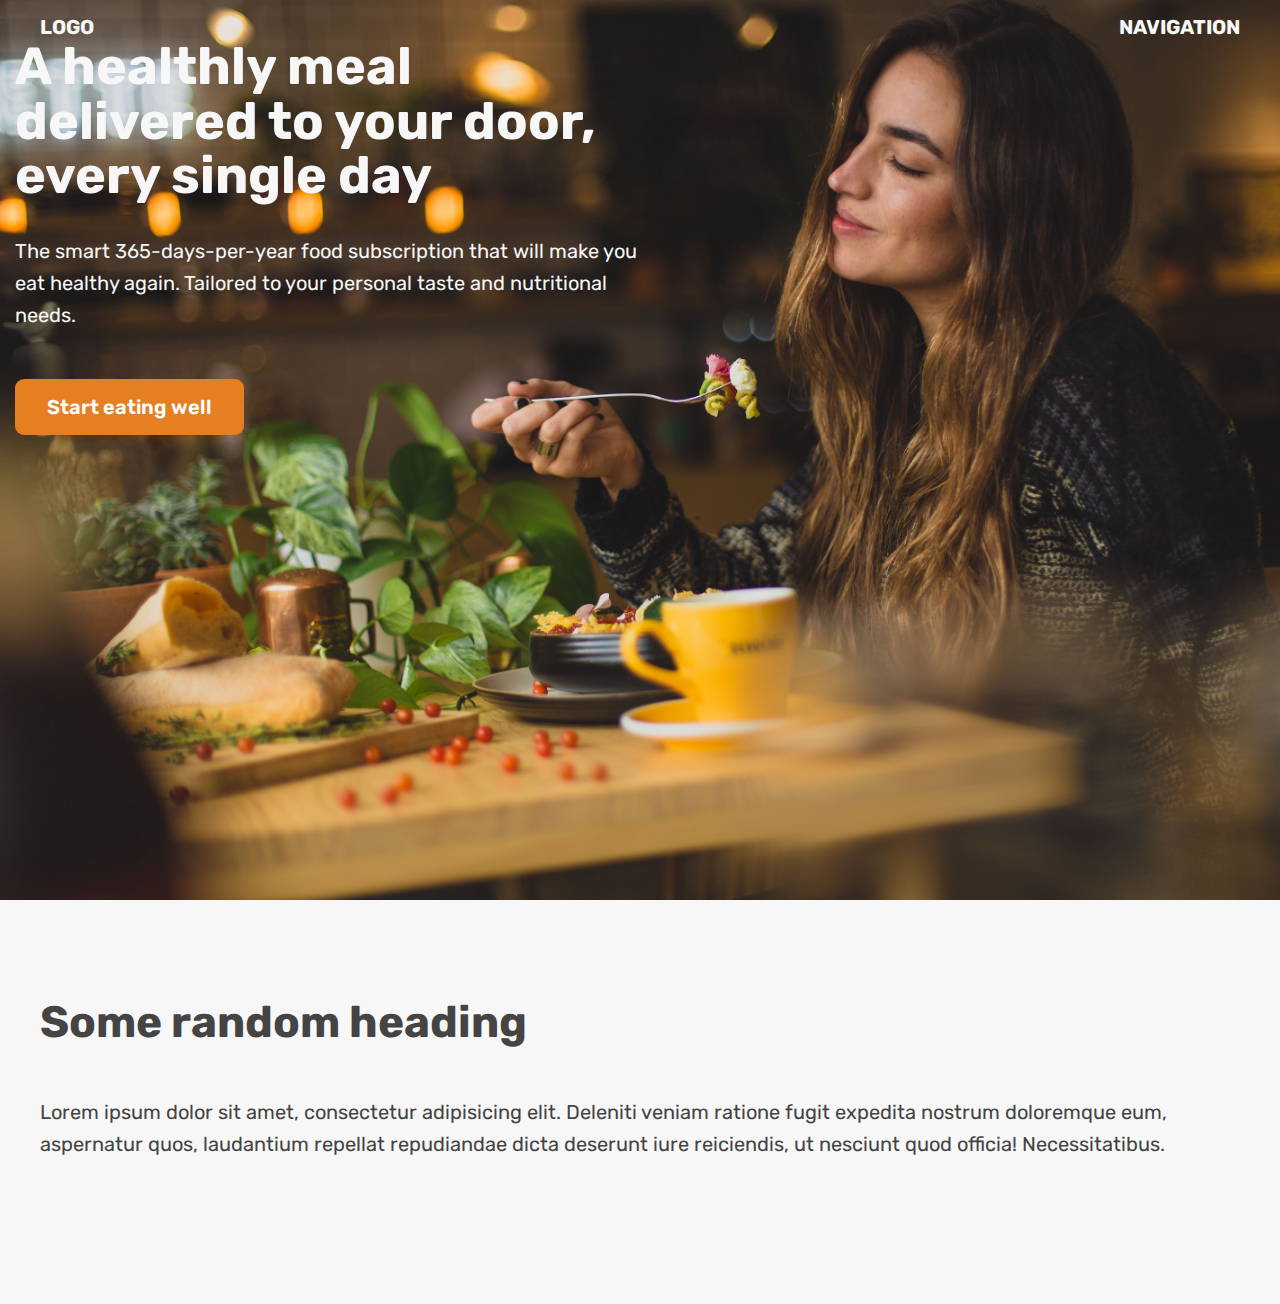
<file: copy.html>
<!DOCTYPE html>
<html lang="en">
  <head>
    <meta charset="UTF-8" />
    <meta http-equiv="X-UA-Compatible" content="IE=edge" />
    <meta name="viewport" content="width=device-width, initial-scale=1.0" />
    <link rel="preconnect" href="https://fonts.googleapis.com" />
    <link rel="preconnect" href="https://fonts.gstatic.com" crossorigin />
    <link
      href="https://fonts.googleapis.com/css2?family=Rubik:wght@400;600;700&display=swap"
      rel="stylesheet"
    />
    <title>Omniffood Hero</title>
    <style>
      * {
        padding: 0;
        margin: 0;
        box-sizing: border-box;
      }
      html {
        font-family: "Rubik", sans-serif;
        color: #444;
      }
      .container {
        margin: 0 auto;
        width: 1200px;
      }

      header {
        /* background-color: orange; */
        height: 100vh;
        position: relative;
        background-image: url(hero1.jpg);
        background-size: cover;
        color: #f7f7f7;
        padding: 15px;
      }
      nav {
        font-size: 20px;
        font-weight: 700;
        display: flex;
        justify-content: space-between;
        /* background-color: green; */
      }
      .header-container {
      }
      .header-container-inner {
        width: 50%;
      }
      h1 {
        font-size: 52px;
        margin-bottom: 32px;
        line-height: 1.05;
      }
      p {
        font-size: 20px;
        line-height: 1.6;
        margin-bottom: 48px;
      }
      h2 {
        font-size: 44px;
        margin-bottom: 48px;
      }
      section {
        padding: 96px 0;
        background-color: #f7f7f7;
      }
      .btn:link,
      .btn:visited {
        font-size: 20px;
        font-weight: 600;
        background-color: #e67e22;
        color: #fff;
        text-decoration: none;
        display: inline-block;
        padding: 16px 32px;
        border-radius: 9px;
      }
    </style>
  </head>
  <body>
    <header>
      <nav class="container">
        <div>LOGO</div>
        <div>NAVIGATION</div>
      </nav>
      <div class="header-container">
        <div class="header-container-inner">
          <h1>A healthly meal delivered to your door, every single day</h1>
          <p>
            The smart 365-days-per-year food subscription that will make you eat
            healthy again. Tailored to your personal taste and nutritional
            needs.
          </p>
          <a href="#" class="btn">Start eating well</a>
        </div>
      </div>
    </header>
    <section>
      <div class="container">
        <h2>Some random heading</h2>
        <p>
          Lorem ipsum dolor sit amet, consectetur adipisicing elit. Deleniti
          veniam ratione fugit expedita nostrum doloremque eum, aspernatur quos,
          laudantium repellat repudiandae dicta deserunt iure reiciendis, ut
          nesciunt quod officia! Necessitatibus.
        </p>
      </div>
    </section>
  </body>
</html>
</file>
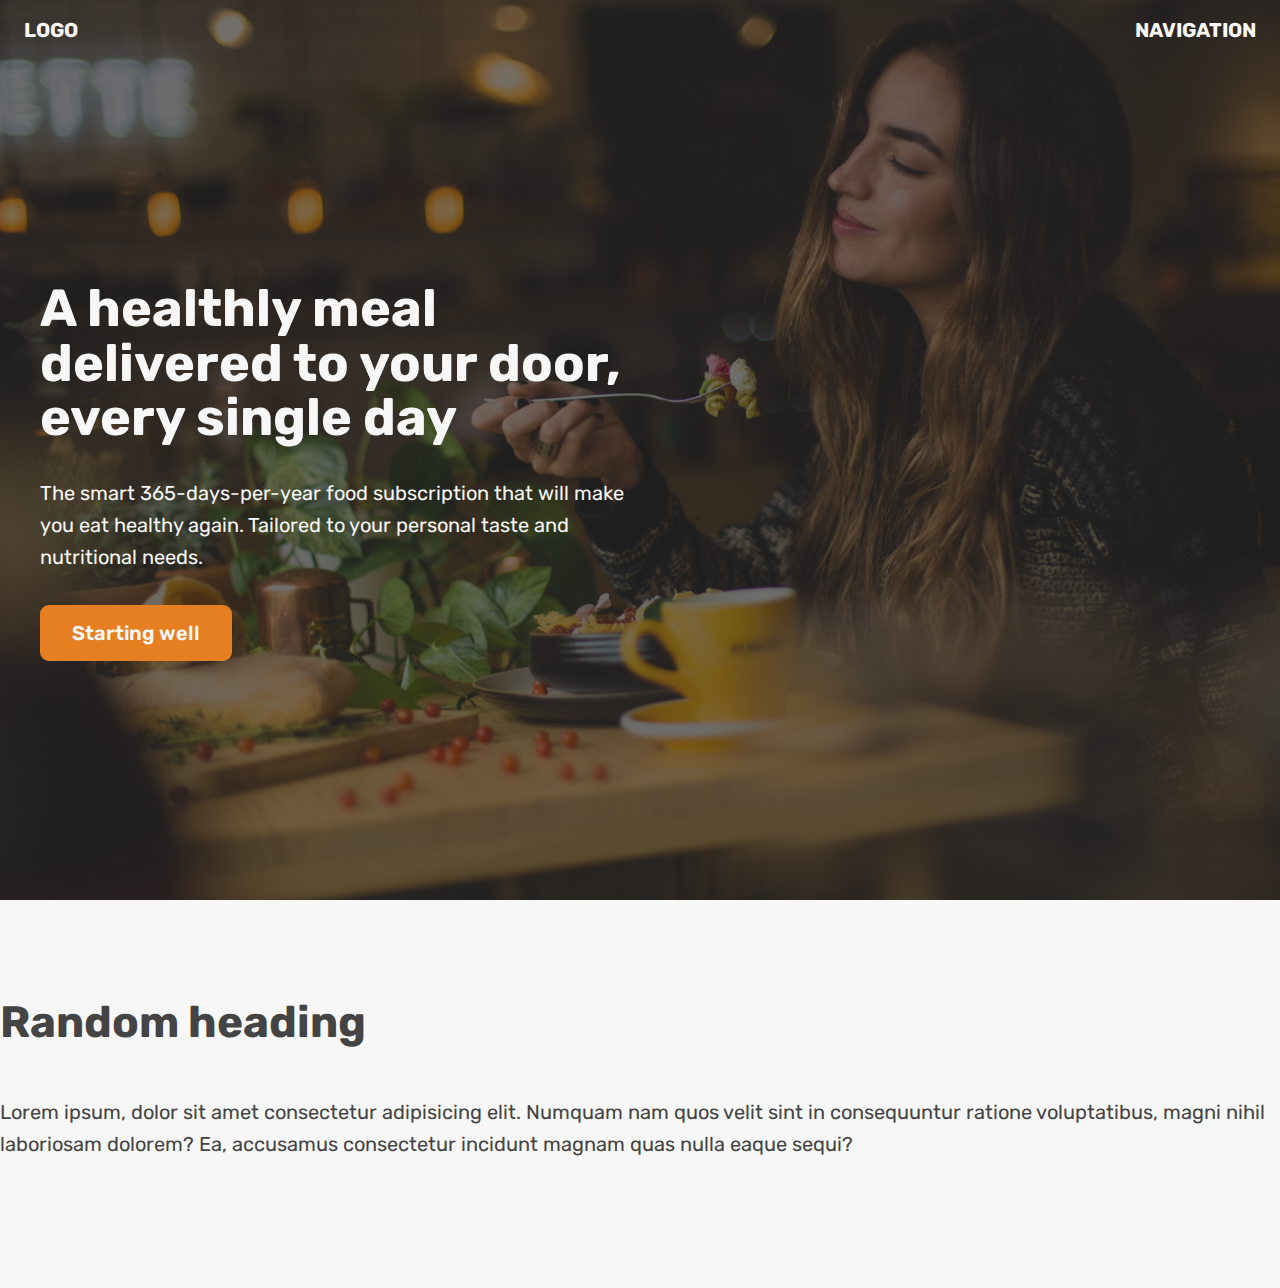
<file: hero.html>
<!DOCTYPE html>
<html lang="en">
  <head>
    <meta charset="UTF-8" />
    <meta http-equiv="X-UA-Compatible" content="IE=edge" />
    <meta name="viewport" content="width=device-width, initial-scale=1.0" />
    <link rel="preconnect" href="https://fonts.googleapis.com" />
    <link rel="preconnect" href="https://fonts.gstatic.com" crossorigin />
    <link
      href="https://fonts.googleapis.com/css2?family=Rubik:wght@400;600;700&display=swap"
      rel="stylesheet"
    />
    <style>
      * {
        margin: 0;
        padding: 0;
        box-sizing: border-box;
      }
      html {
        font-family: "Rubik", sans-serif;
        color: #444;
      }
      header {
        display: flex;
        flex-direction: column;
        justify-content: center;
        align-items: center;
        height: 100vh;
        background-image: linear-gradient(
            rgba(34, 34, 34, 0.6),
            rgba(34, 34, 34, 0.6)
          ),
          url(hero1.jpg);
        background-size: cover;

        color: #f7f7f7;
      }
      nav {
        padding: 18px 24px 0 24px;
        font-size: 20px;
        font-weight: 700;
        display: flex;
        justify-content: space-between;
        align-items: center;
        width: 100%;
        /* background-image: linear-gradient(to right, red, blue); */
      }
      p {
        margin-bottom: 32px;
        line-height: 1.6;
        font-size: 20px;
      }
      h1 {
        font-size: 52px;
        line-height: 1.05;
        margin-bottom: 32px;
      }
      h2 {
        font-size: 44px;
        margin-bottom: 48px;
      }
      section {
        padding: 96px 0;
        background-color: #f7f7f7;
      }
      .sizer {
        width: 1200px;
      }
      .header-container {
        flex: 1;
        width: 1200px;
        display: flex;
        align-items: center;
      }
      .header-content {
        width: 50%;
      }
      .btn:link,
      .btn:visited {
        background-color: #e67e22;
        color: #f7f7f7;
        display: inline-block;
        font-size: 20px;
        font-weight: 600;
        text-decoration: none;
        padding: 16px 32px;
        border-radius: 9px;
      }
    </style>
    <title>Omnifood</title>
  </head>
  <body>
    <header>
      <nav>
        <div>LOGO</div>
        <div>NAVIGATION</div>
      </nav>
      <div class="header-container">
        <div class="header-content">
          <h1>A healthly meal delivered to your door, every single day</h1>
          <p>
            The smart 365-days-per-year food subscription that will make you eat
            healthy again. Tailored to your personal taste and nutritional
            needs.
          </p>
          <a class="btn" href="#">Starting well</a>
        </div>
      </div>
    </header>
    <section>
      <h2>Random heading</h2>
      <p>
        Lorem ipsum, dolor sit amet consectetur adipisicing elit. Numquam nam
        quos velit sint in consequuntur ratione voluptatibus, magni nihil
        laboriosam dolorem? Ea, accusamus consectetur incidunt magnam quas nulla
        eaque sequi?
      </p>
    </section>
  </body>
</html>
</file>
